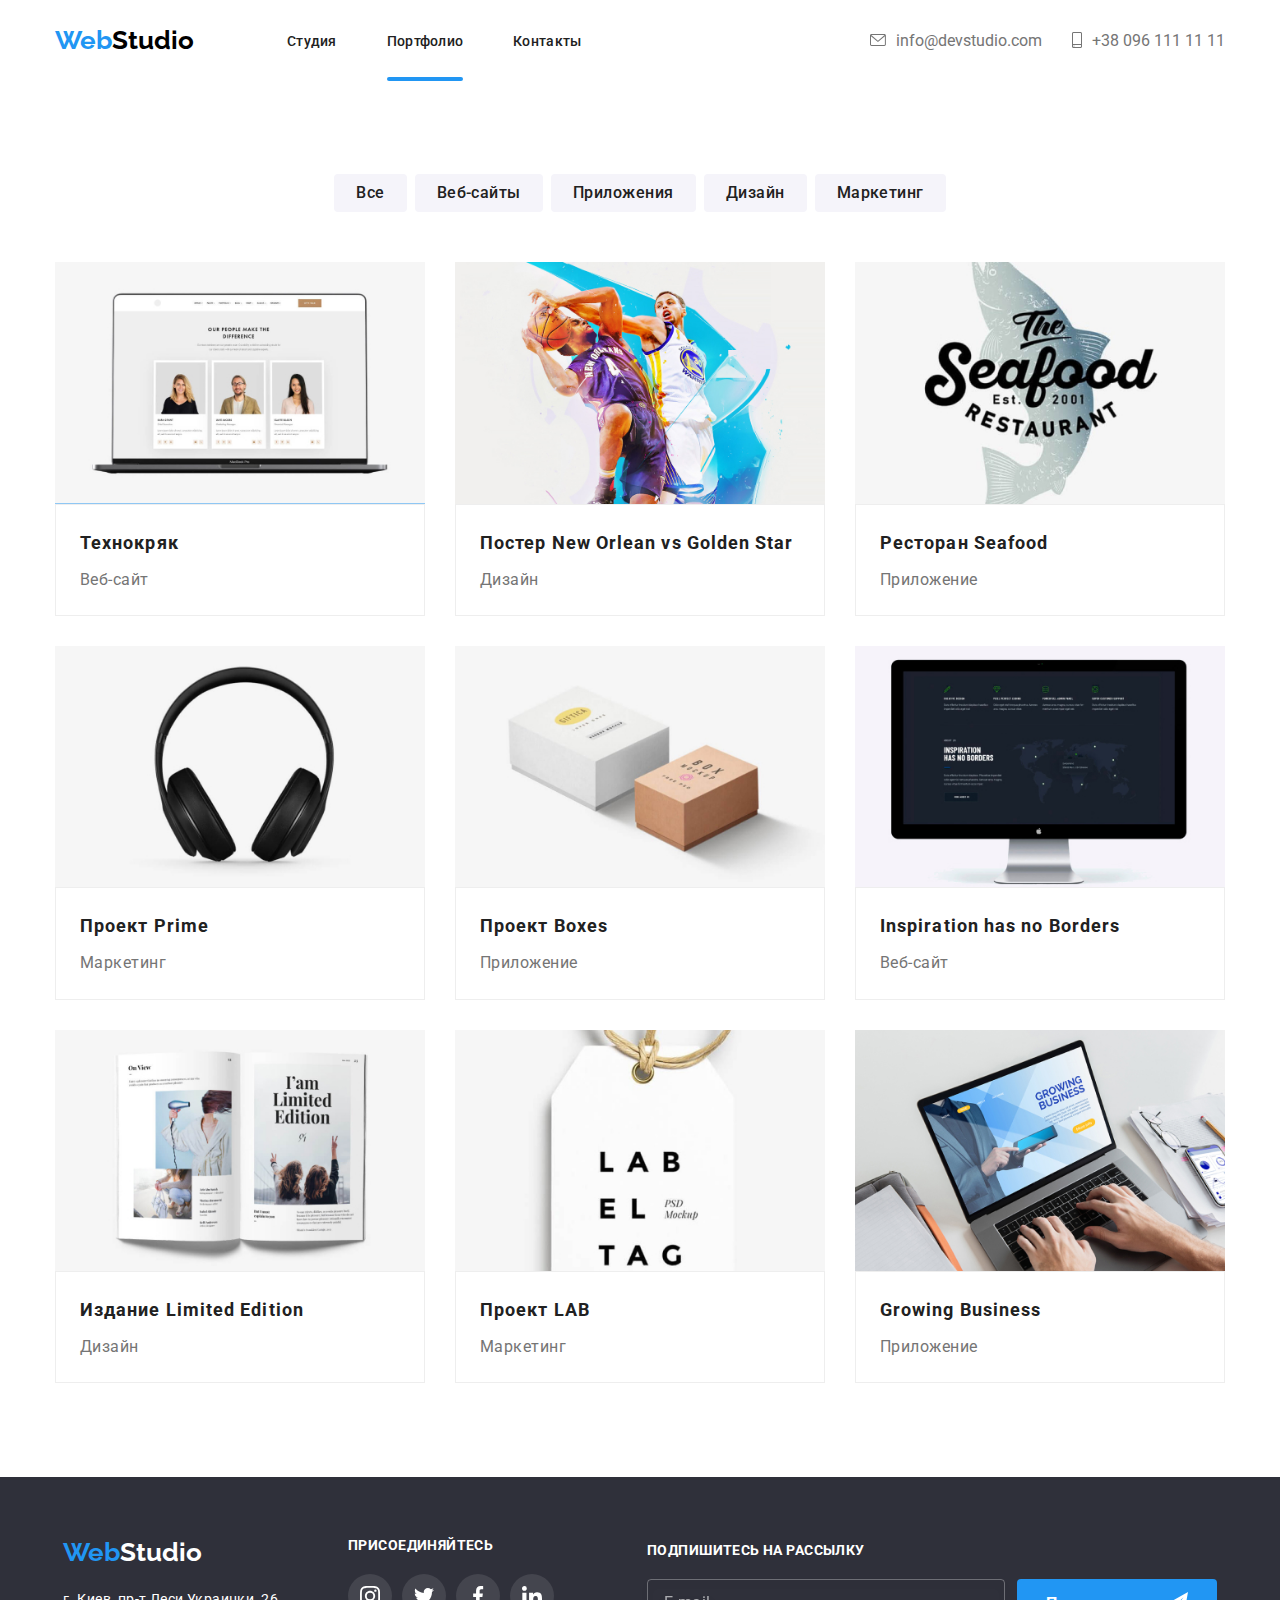
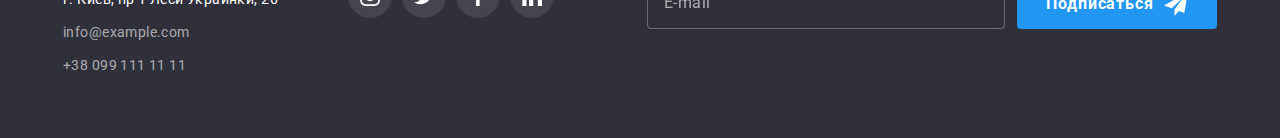
<file: portfolio.html>
<!DOCTYPE html>
<html lang="ru">

<head>
    <meta charset="UTF-8">
    <meta http-equiv="X-UA-Compatible" content="IE=edge">
    <meta name="viewport" content="width=device-width, initial-scale=1.0">
    <title>Веб-студия</title>
    <link rel="preconnect" href="https://fonts.googleapis.com">
    <link rel="preconnect" href="https://fonts.gstatic.com" crossorigin>
    <link
        href="https://fonts.googleapis.com/css2?family=Raleway:wght@700&family=Roboto:wght@400;500;700;900&display=swap"
        rel="stylesheet">
        <link rel="stylesheet" href="./css/main.min.css">
</head>

<body>
    <header class="header">


        <div class="container">

            <nav class="header-nav">

                <a href="./index.html" lang="en" class="logo link"><span class="logo__accent">Web</span>Studio</a>
                <button class="header-nav__mobile-btn" type="button" data-menu-open><svg width="40px" height="40px">
                        <use href="./images/symbol-defs.svg#icon-menu_40px"></use></button>
                <div class="nav-mobile is-hidden" data-menu>
                    <ul class="nav-mobile__list">
                        <li class="nav-mobile__item"><a href="./" class="nav-mobile__link link">Студия</a></li>
                        <li class="nav-mobile__item"><a href="./portfolio.html"
                                class="nav-mobile__link link">Портфолио</a></li>
                        <li class="nav-mobile__item"><a href="" class="nav-mobile__link link">Контакты</a></li>
                    </ul>
                    <button class="nav-mobile__btn" type="button" data-menu-close><svg width="24px" height="24px">
                            <use href="./images/symbol-defs.svg#icon-close_40px"></use></button>
                    <div class="nav-mobile__connects">
                        <div class="nav-modile__contacts">

                            <a class="nav-modile__tel link" href="tel:+380961111111">
                                +38 096 111 11 11</a>
                            <a class="nav-modile__mail link" href="mailto:info@devstudio.com">
                                info@devstudio.com</a>
                        </div>

                        <div class="nav-modile__soc">
                            <ul class="nav-mobile__soc-list">
                                <li class="nav-mobile__soc-item"><a href=""
                                        class="nav-mobile__soc-link link">Instagram</a><span
                                        class="nav-mobile__span"></span></li>
                                <li class="nav-mobile__soc-item"><a href=""
                                        class="nav-mobile__soc-link link">Twitter</a><span
                                        class="nav-mobile__span"></span></li>
                                <li class="nav-mobile__soc-item"><a href=""
                                        class="nav-mobile__soc-link link">Facebook</a><span
                                        class="nav-mobile__span"></span></li>
                                <li class="nav-mobile__soc-item"><a href=""
                                        class="nav-mobile__soc-link link">LinkedIn</a></li>
                            </ul>
                        </div>
                    </div>
                </div>
                <ul class="header-nav__list">
                    <li class="header-nav__item"><a href="./" class="header-nav__link link">Студия</a></li>
                    <li class="header-nav__item"><a href="./portfolio.html" class="header-nav__link  current link">Портфолио</a>
                    </li>
                    <li class="header-nav__item"><a href="" class="header-nav__link link">Контакты</a></li>

                </ul>

                <div class="contacts">

                    <a class="contacts__mail link" href="mailto:info@devstudio.com">
                        <svg class="contacts__mail-icon" width="16" height="12">
                            <use href="./images/symbol-defs.svg#icon-envelope"></use>
                        </svg>
                        info@devstudio.com</a>
                    <a class="contacts__tel link" href="tel:+380961111111">
                        <svg class="contacts__mail-icon" width="10" height="16">
                            <use href="./images/symbol-defs.svg#icon-smartphone"></use>
                        </svg>
                        +38 096 111 11 11</a>
                </div>
            </nav>
        </div>
    </header>
    <main>
        <section class="portfolio">
            <div class="container">
        <h1 class="portfolio-title visually-hidden">Портфолио</h1>
        <ul class="portfolio-list">
            <li class="portfolio-item"><button type="button" class="portfolio-btn">Все</button></li>
            <li class="portfolio-item"><button type="button" class="portfolio-btn">Веб-сайты</button></li>
            <li class="portfolio-item"><button type="button" class="portfolio-btn">Приложения</button></li>
            <li class="portfolio-item"><button type="button" class="portfolio-btn">Дизайн</button></li>
            <li class="portfolio-item"><button type="button" class="portfolio-btn">Маркетинг</button></li>
        </ul>
        <div class="porto">
            <ul class="works-list list">
                <li class="works-item">
                    <a href="" class="works-link link">
                    <div class="works-item-wrap">
                        <img src="./images/img-min-1.jpg" alt="ноутбук">
                        <p class="works-item-text">Ресурс предлагает комплексные предложения с разным уровнем функционала и сервисов. Все это позволит посетителю получить
                        исчерпывающие сведения о компании или частном лице.</p>
                        </div>
                    <div class="works-item-description">
                    <h3 class="works-item-title">Технокряк</h3>
                    <p class="works-text">Веб-сайт</p>
</div>
                
                    </a>
                </li>
                <li class="works-item">
                    <a href="" class="works-link link">
                    <img src="./images/img21-1min.jpg" alt="баскетбол">
                    <div class="works-item-description">
                    <h3 class="works-item-title">Постер New Orlean vs Golden Star</h3>
                    <p class="works-text">Дизайн</p>
                    </div>
                    </a>
                </li>
                <li class="works-item">
                    <a href="" class="works-link link">
                    <img src="./images/img22-1min.jpg" alt="Ресторан">
                    <div class="works-item-description">
                    <h3 class="works-item-title">Ресторан Seafood</h3>
                    <p class="works-text">Приложение</p></div>
                    </a>
                </li>
                <li class="works-item">
                    <a href="" class="works-link link">
                    <img src="./images/img23-1min.jpg" alt="Наушники">
                    <div class="works-item-description">
                    <h3 class="works-item-title">Проект Prime</h3>
                    <p class="works-text">Маркетинг</p></div>
                    </a>
                </li>
                <li class="works-item">
                    <a href="" class="works-link link">
                    <img src="./images/img24-1min.jpg" alt="Коробки">
                    <div class="works-item-description">
                    <h3 class="works-item-title">Проект Boxes</h3>
                    <p class="works-text">Приложение</p></div>
                    </a>
                </li>
                <li class="works-item">
                    <a href="" class="works-link link">
                    <img src="./images/img25-1min.jpg" alt="Монитор">
                    <div class="works-item-description">
                    <h3 class="works-item-title">Inspiration has no Borders</h3>
                    <p class="works-text">Веб-сайт</p></div>
                    </a>
                </li>
                <li class="works-item">
                    <a href="" class="works-link link">
                    <img src="./images/img26-1min.jpg" alt="Журнал">
                    <div class="works-item-description">
                    <h3 class="works-item-title">Издание Limited Edition</h3>
                    <p class="works-text">Дизайн</p></div>
                    </a>
                </li>
                <li class="works-item">
                    <a href="" class="works-link link">
                    <img src="./images/img27-1min.jpg" alt="Заколка" >
                    <div class="works-item-description">
                    <h3 class="works-item-title">Проект LAB</h3>
                    <p class="works-text">Маркетинг</p></div>
                    </a>
                </li>
                <li class="works-item">
                    <a href="" class="works-link link">
                    <img src="./images/img28-1min.jpg" alt="Ноутбук">
                    <div class="works-item-description">
                    <h3 class="works-item-title">Growing Business</h3>
                    <p class="works-text">Приложение</p></div>
                    </a>
                </li>
            </ul>
            </div>
            </div>
        </section>
    </main>
        <footer class="footer">
            <div class="container">
                <div class="footer-contacts">
                    <div class="footer-contacts-left">
                        <a href="" class="footer-logo link" lang="en"><span>Web</span>Studio</a>
                        <address class="adress">
                            <ul class="adress-list list">
                                <li class="adress-item"> <a class="adress-link map link"
                                        href="https://goo.gl/maps/UDdup5Uu6VhhRpzS7">г. Киев, пр-т Леси Украинки, 26</a> </li>
                                <li class="adress-item"><a class="adress-link link"
                                        href="mailto:info@example.com">info@example.com</a> </li>
                                <li class="adress-item"><a class="adress-link link" href="tel:+380991111111">+38 099 111 11
                                        11</a>
                                </li>
                            </ul>
                        </address>
                    </div>
        
                    <div class="footer-soc-block">
                        <h3 class="footer-soc-title">Присоединяйтесь</h3>
                        <ul class="footer-soc">
                            <li class="footer-soc-item"><a href="" class="footer-soc-link link">
                                    <svg class="footer-icon-svg" width="20px" height="20px">
                                        <use href="./images/symbol-defs.svg#icon-instagram"></use>
                                    </svg>
                                </a></li>
                            <li class="footer-soc-item"><a href="" class="footer-soc-link link">
                                    <svg class="footer-icon-svg" width="20px" height="20px">
                                        <use href="./images/symbol-defs.svg#icon-twitter"></use>
                                    </svg>
                                </a></li>
                            <li class="footer-soc-item"><a href="" class="footer-soc-link link">
                                    <svg class="footer-icon-svg" width="20px" height="20px">
                                        <use href="./images/symbol-defs.svg#icon-facebook"></use>
                                    </svg></a></li>
                            <li class="footer-soc-item"><a href="" class="footer-soc-link link">
                                    <svg class="footer-icon-svg" width="20px" height="20px">
                                        <use href="./images/symbol-defs.svg#icon-linkedin"></use>
                                    </svg>
                                </a></li>
                        </ul>
                    </div>
                    <div class="footer-form-block">
                        <h3 class="footer-form-title">Подпишитесь на рассылку</h3>
                        <div class="footer-form">
                            <input type="mail" class="footer-form-mail" placeholder="E-mail">
                            <button type="submit" class="footer-form-btn">Подписаться <span class="icon-send"></span></button>
                        </div>
                    </div>
                </div>
            </div>
        </footer>
        <script defer src="./js/mobile-menu.js"></script>
</body>
</html>
</file>
<file: css/main.min.css>
ul[class],ol[class]{padding:0}body,h1,h2,h3,h4,p,ul[class],ol[class],li,figure,figcaption,blockquote,dl,dd{margin:0}ul[class],ol[class]{list-style:none}a:not([class]){-webkit-text-decoration-skip:ink;text-decoration-skip-ink:auto}img{max-width:100%;display:block}body{color:#000;background-color:#fff;font-family:"Roboto",sans-serif}html{box-sizing:border-box}*,*::after,*::before{box-sizing:inherit}.link{text-decoration:none}a:hover{color:#2196f3}section{display:block}.container{width:100%;padding-left:15px;padding-right:15px;margin-left:auto;margin-right:auto}@media screen and (min-width: 480px){.container{width:480px}}@media screen and (min-width: 768px){.container{width:768px}}@media screen and (min-width: 1200px){.container{width:1200px}}:root{--primary-text-color: #757575;--title-text-color: #212121;--accent-color: #2196F3}.visually-hidden{position:absolute;white-space:nowrap;width:1px;height:1px;overflow:hidden;border:0;padding:0;clip:rect(0 0 0 0);-webkit-clip-path:inset(50%);clip-path:inset(50%);margin:-1px}.header{background:#fff}.logo{font-family:"Raleway";color:#000;font-weight:700;font-size:26px;line-height:1.19;margin-right:0}@media screen and (min-width: 480px){.logo{margin-right:0}}@media screen and (min-width: 768px){.logo{margin-right:88px}}@media screen and (min-width: 1200px){.logo{margin-right:93px}}.logo__accent{color:var(--accent-color)}.header-nav__mobile-btn{background-color:#fff;border:none;padding:0;margin-left:auto}@media screen and (min-width: 480px){.header-nav__mobile-btn{display:block}}@media screen and (min-width: 768px){.header-nav__mobile-btn{display:none}}@media screen and (min-width: 1200px){.header-nav__mobile-btn{display:none}}.header-nav{height:80px;display:flex;align-items:center}.header-nav__list{gap:50px;display:none}@media screen and (min-width: 480px){.header-nav__list{display:none}}@media screen and (min-width: 768px){.header-nav__list{display:flex}}@media screen and (min-width: 1200px){.header-nav__list{display:flex}}.header-nav__link{font-weight:500;font-size:14px;line-height:1.14;letter-spacing:.02em;color:var(--title-text-color);transition:color 250ms cubic-bezier(0.4, 0, 0.2, 1);position:relative}.header-nav__link::after{content:"";width:100%;height:4px;border-radius:2px;background-color:var(--accent-color);opacity:0;position:absolute;left:0;top:44px;transition:opacity 250ms cubic-bezier(0.4, 0, 0.2, 1)}.header-nav__link.current::after,.header-nav__link:active::after,.header-nav__link:focus::after{content:"";width:100%;height:4px;border-radius:2px;background-color:var(--accent-color);opacity:1;position:absolute;left:0;top:44px;transition:opacity 250ms cubic-bezier(0.4, 0, 0.2, 1)}.header-nav__link:hover{color:var(--accent-color)}.contacts{display:none;margin-left:auto}@media screen and (min-width: 480px){.contacts{display:none}}@media screen and (min-width: 768px){.contacts{display:flex;flex-direction:column;gap:10px}}@media screen and (min-width: 1200px){.contacts{display:flex;flex-direction:row;gap:30px}}.contacts__mail{display:flex;align-items:center;color:var(--primary-text-color);transition:color 250ms cubic-bezier(0.4, 0, 0.2, 1)}.contacts__tel{display:flex;align-items:center;color:var(--primary-text-color);transition:color 250ms cubic-bezier(0.4, 0, 0.2, 1)}.contacts__mail-icon{margin-right:10px;fill:currentColor;transition:fill 250ms cubic-bezier(0.4, 0, 0.2, 1)}.contacts__mail:hover .contacts__mail-icon,.contacts__mail:focus .contacts__mail-icon,.contacts__tel:hover .contacts__mail-icon,.contacts__tel:focus .contacts__mail-icon{fill:var(--accent-color)}.hero{height:400px;width:100%;background-color:#2f303a;padding-top:118px;text-align:center;background-image:linear-gradient(rgba(47, 48, 58, 0.4), rgba(47, 48, 58, 0.4)),url(../images/Img-hero-1.jpg);background-size:cover;background-position:center;margin:0 auto}@media(min-device-pixel-ratio: 2),(-webkit-min-device-pixel-ratio: 2),(min-resolution: 192dpi),(min-resolution: 2dppx){.hero{background-image:linear-gradient(rgba(47, 48, 58, 0.4), rgba(47, 48, 58, 0.4)),url(../images/Img-hero-1.jpg)}}@media screen and (min-width: 480px){.hero{background-image:linear-gradient(rgba(47, 48, 58, 0.4), rgba(47, 48, 58, 0.4)),url(../images/Img-hero-1.jpg);padding-top:118px;height:400px;width:100%}}@media screen and (min-width: 480px)and (min-device-pixel-ratio: 2),screen and (min-width: 480px)and (-webkit-min-device-pixel-ratio: 2),screen and (min-width: 480px)and (min-resolution: 192dpi),screen and (min-width: 480px)and (min-resolution: 2dppx){.hero{background-image:linear-gradient(rgba(47, 48, 58, 0.4), rgba(47, 48, 58, 0.4)),url(../images/Img-hero-1.jpg)}}@media screen and (min-width: 768px){.hero{background-image:linear-gradient(rgba(47, 48, 58, 0.4), rgba(47, 48, 58, 0.4)),url(../images/Img-hero-2.jpg);padding-top:118px;height:400px;width:100%}}@media screen and (min-width: 768px)and (min-device-pixel-ratio: 2),screen and (min-width: 768px)and (-webkit-min-device-pixel-ratio: 2),screen and (min-width: 768px)and (min-resolution: 192dpi),screen and (min-width: 768px)and (min-resolution: 2dppx){.hero{background-image:linear-gradient(rgba(47, 48, 58, 0.4), rgba(47, 48, 58, 0.4)),url(../images/Img-hero-2.jpg)}}@media screen and (min-width: 1200px){.hero{background-image:linear-gradient(rgba(47, 48, 58, 0.4), rgba(47, 48, 58, 0.4)),url(../images/Img-hero.jpg);max-width:1600px;padding-top:200px;height:600px}}@media screen and (min-width: 1200px)and (min-device-pixel-ratio: 2),screen and (min-width: 1200px)and (-webkit-min-device-pixel-ratio: 2),screen and (min-width: 1200px)and (min-resolution: 192dpi),screen and (min-width: 1200px)and (min-resolution: 2dppx){.hero{background-image:linear-gradient(rgba(47, 48, 58, 0.4), rgba(47, 48, 58, 0.4)),url(../images/Img-hero.jpg)}}.hero__title{font-weight:900;font-size:21px;line-height:1.62;margin-right:0;letter-spacing:.06em;text-transform:uppercase;color:#fff}@media screen and (min-width: 480px){.hero__title{font-size:26px;line-height:1.62}}@media screen and (min-width: 768px){.hero__title{font-size:26px;line-height:1.62}}@media screen and (min-width: 1200px){.hero__title{font-size:44px;line-height:1.36}}.hero__button{padding:10px 24px;margin-top:30px;background-color:var(--accent-color);box-shadow:0px 4px 4px rgba(0,0,0,.15);font-weight:700;font-size:16px;line-height:1.88;letter-spacing:.06em;color:#fff;font-family:inherit;border-radius:4px;border:1px solid rgba(0,0,0,0);transition:background-color 250ms cubic-bezier(0.4, 0, 0.2, 1),color 250ms cubic-bezier(0.4, 0, 0.2, 1)}@media screen and (min-width: 480px){.hero__button{padding:10px 24px}}@media screen and (min-width: 768px){.hero__button{padding:10px 24px}}@media screen and (min-width: 1200px){.hero__button{padding:10px 32px}}.hero__button:hover{background-color:#f5f4fa;color:var(--accent-color)}.advantage{padding-bottom:60px;padding-top:60px}@media screen and (min-width: 480px){.advantage{padding-bottom:60px;padding-top:60px}}@media screen and (min-width: 768px){.advantage{padding-bottom:60px;padding-top:60px}}@media screen and (min-width: 1200px){.advantage{padding-bottom:94px;padding-top:94px}}.advantage__list{display:flex;gap:30px;flex-wrap:wrap;justify-content:center;align-items:center}@media screen and (min-width: 480px){.advantage__list{flex-wrap:wrap}}@media screen and (min-width: 768px){.advantage__list{flex-wrap:wrap}}@media screen and (min-width: 1200px){.advantage__list{display:flex}}.advantage__item{width:320px}@media screen and (min-width: 480px){.advantage__item{width:450px}}@media screen and (min-width: 768px){.advantage__item{width:354px}}@media screen and (min-width: 1200px){.advantage__item{width:270px}}.advantage__item:last-child{margin-right:0}.advantage__item-thumb{background-color:#f5f4fa;width:100%;height:120px;display:flex;justify-content:center;align-items:center;margin-bottom:30px}@media screen and (min-width: 480px){.advantage__item-thumb{width:450px}}@media screen and (min-width: 768px){.advantage__item-thumb{width:354px}}@media screen and (min-width: 1200px){.advantage__item-thumb{width:270px}}.advantage__title{color:var(--title-text-color)}.advantage__list-title{font-weight:700;font-size:14px;line-height:1.14;letter-spacing:.03em;text-transform:uppercase;color:var(--title-text-color);padding-bottom:10px;text-align:center}@media screen and (min-width: 480px){.advantage__list-title{text-align:center}}@media screen and (min-width: 768px){.advantage__list-title{text-align:left}}@media screen and (min-width: 1200px){.advantage__list-title{text-align:left}}.advantage__list-text{font-weight:400;font-size:14px;line-height:1.71;letter-spacing:.03em;width:100%;height:75px;color:var(--primary-text-color)}@media screen and (min-width: 480px){.advantage__list-text{width:450px}}@media screen and (min-width: 768px){.advantage__list-text{width:354px}}@media screen and (min-width: 1200px){.advantage__list-text{width:270px}}.gallery{padding-bottom:94px;margin-left:auto;margin-right:auto;display:none}@media screen and (min-width: 480px){.gallery{display:none}}@media screen and (min-width: 768px){.gallery{display:none}}@media screen and (min-width: 1200px){.gallery{display:block}}.gallery-title{font-weight:700;font-size:28px;line-height:1.17;text-align:center;letter-spacing:.03em;color:var(--title-text-color);margin-bottom:30px}@media screen and (min-width: 480px){.gallery-title{font-size:28px;margin-bottom:30px}}@media screen and (min-width: 768px){.gallery-title{font-size:33px;margin-bottom:30px}}@media screen and (min-width: 1200px){.gallery-title{font-size:36px;margin-bottom:50px}}.gallery-list{width:1170px;display:flex;align-items:center;justify-content:space-evenly}.gallery-item{margin-right:30px}.gallery-item:last-child{margin-right:0}.gallery-item-wrap{position:relative}.gallery-item-text{width:100%;height:70px;padding:27px 82px;position:absolute;bottom:0;left:0;background-color:rgba(47,48,58,.8);font-weight:700;font-size:14px;line-height:1.14;letter-spacing:.03em;text-transform:uppercase;color:#fff}.team{padding-top:60px;padding-bottom:60px;background-color:#f5f4fa}@media screen and (min-width: 480px){.team{padding-bottom:60px;padding-top:60px}}@media screen and (min-width: 768px){.team{padding-bottom:60px;padding-top:60px}}@media screen and (min-width: 1200px){.team{padding-bottom:94px;padding-top:94px}}.team-list{display:flex;flex-wrap:wrap;align-items:center;justify-content:center;gap:30px}.team-title{font-weight:700;font-size:28px;line-height:1.17;text-align:center;letter-spacing:.03em;color:var(--title-text-color);margin-bottom:30px}@media screen and (min-width: 480px){.team-title{font-size:28px;margin-bottom:30px}}@media screen and (min-width: 768px){.team-title{font-size:33px;margin-bottom:30px}}@media screen and (min-width: 1200px){.team-title{font-size:36px;margin-bottom:50px}}.team-list-item{width:320px;border-radius:0px 0px 4px 4px;box-shadow:0px 1px 3px rgba(0,0,0,.12),0px 1px 1px rgba(0,0,0,.14),0px 2px 1px rgba(0,0,0,.2)}@media screen and (min-width: 480px){.team-list-item{width:450px}}@media screen and (min-width: 768px){.team-list-item{width:354px}}@media screen and (min-width: 1200px){.team-list-item{width:270px}}.team-list-item:last-child{margin-right:0}.team-list-title{font-weight:500;font-size:16px;line-height:1.19;text-align:center;letter-spacing:.03em;margin-bottom:10px;color:var(--title-text-color)}.team-list-text{font-weight:400;font-size:16px;line-height:1.19;text-align:center;letter-spacing:.03em;color:var(--title-text-color);margin-bottom:16px}.team-list-card{padding-top:30px;padding-bottom:30px;background-color:#fff;border-radius:0px 0px 4px 4px}.team-soc{display:flex;justify-content:center;gap:10px}.team-soc-link{width:44px;height:44px;border-radius:50%;background-color:#fff;display:flex;justify-content:center;align-items:center;transition:background-color 250ms cubic-bezier(0.4, 0, 0.2, 1)}.team-icon-svg{fill:#afb1b8;transition:fill 250ms cubic-bezier(0.4, 0, 0.2, 1)}.team-soc-link:hover,.team-soc-link:focus{background-color:var(--accent-color)}.team-soc-link:hover .team-icon-svg,.team-soc-link:focus .team-icon-svg{fill:#fff}.clients{padding-bottom:60px;padding-top:60px}@media screen and (min-width: 480px){.clients{padding-bottom:60px;padding-top:60px}}@media screen and (min-width: 768px){.clients{padding-bottom:60px;padding-top:60px}}@media screen and (min-width: 1200px){.clients{padding-bottom:94px;padding-top:94px}}.clients-title{font-weight:700;font-size:28px;line-height:1.17;text-align:center;letter-spacing:.03em;color:var(--title-text-color);margin-bottom:30px}@media screen and (min-width: 480px){.clients-title{font-size:28px;margin-bottom:30px}}@media screen and (min-width: 768px){.clients-title{font-size:33px;margin-bottom:30px}}@media screen and (min-width: 1200px){.clients-title{font-size:36px;margin-bottom:50px}}.clients-list{display:flex;justify-content:center;gap:30px;flex-wrap:wrap}.clients-link{width:210px;height:92px;border-radius:4px;border:1px solid #afb1b8;display:flex;justify-content:center;align-items:center;transition:border 250ms cubic-bezier(0.4, 0, 0.2, 1)}@media screen and (min-width: 480px){.clients-link{width:210px}}@media screen and (min-width: 768px){.clients-link{width:226px}}@media screen and (min-width: 1200px){.clients-link{width:170px}}.clients-link:hover .clients-logo,.clients-link:focus .clients-logo{fill:var(--accent-color)}.clients-link:hover,.clients-link:focus{border:1px solid var(--accent-color)}.clients-logo{fill:#afb1b8;transition:fill 250ms cubic-bezier(0.4, 0, 0.2, 1)}.porto{margin-top:50px}.works-list{display:flex;flex-wrap:wrap;gap:30px}.works-item{width:100%;transition:box-shadow 250ms cubic-bezier(0.4, 0, 0.2, 1)}@media screen and (min-width: 480px){.works-item{width:450px}}@media screen and (min-width: 768px){.works-item{width:354px}}@media screen and (min-width: 1200px){.works-item{width:370px}}.works-item:hover .works-item-text{box-shadow:0px 1px 1px rgba(0,0,0,.12),0px 4px 4px rgba(0,0,0,.06),1px 4px 6px rgba(0,0,0,.16);transform:translateY(0%)}.works-item:hover{box-shadow:0px 1px 1px rgba(0,0,0,.12),0px 4px 4px rgba(0,0,0,.06),1px 4px 6px rgba(0,0,0,.16)}.works-item-description{padding:20px 0;border:1px solid #eee}.works-item-wrap{position:relative;overflow:hidden}.works-item-text{position:absolute;left:0;bottom:0;padding:63px 24px;font-weight:400;font-size:18px;line-height:1.56;letter-spacing:.03em;color:#fff;background-color:rgba(33,150,243,.9);transform:translateY(100%);transition:transform 250ms cubic-bezier(0.4, 0, 0.2, 1)}.works-item-title{font-weight:700;font-size:18px;line-height:2;letter-spacing:.06em;color:var(--title-text-color);margin-left:24px;margin-bottom:4px}.works-text{font-weight:400;font-size:16px;line-height:1.88;letter-spacing:.03em;color:var(--primary-text-color);margin-left:24px}.portfolio{padding-top:60px;padding-bottom:60px}@media screen and (min-width: 480px){.portfolio{padding-bottom:60px;padding-top:60px}}@media screen and (min-width: 768px){.portfolio{padding-bottom:60px;padding-top:60px}}@media screen and (min-width: 1200px){.portfolio{padding-bottom:94px;padding-top:94px}}.portfolio-list{justify-content:left;flex-wrap:wrap;display:flex;gap:8px}@media screen and (min-width: 480px){.portfolio-list{justify-content:left}}@media screen and (min-width: 768px){.portfolio-list{justify-content:center}}@media screen and (min-width: 1200px){.portfolio-list{justify-content:center}}.portfolio-btn{font-family:inherit;padding-top:6px;padding-bottom:6px;padding-left:22px;padding-right:22px;border:0px;margin-right:8px;margin-right:0px;font-weight:500;font-size:16px;line-height:1.62;text-align:center;letter-spacing:.03em;border-radius:4px;color:var(--title-text-color);background-color:#f5f4fa;transition:background-color 250ms cubic-bezier(0.4, 0, 0.2, 1),color 250ms cubic-bezier(0.4, 0, 0.2, 1),box-shadow 250ms cubic-bezier(0.4, 0, 0.2, 1)}.portfolio-btn:hover,.portfolio-btn:focus{color:#fff;background-color:var(--accent-color);box-shadow:0px 3px 1px rgba(0,0,0,.1),0px 1px 2px rgba(0,0,0,.08),0px 2px 2px rgba(0,0,0,.12)}.footer{background-color:#2f303a;padding-top:60px;padding-bottom:60px}.footer-logo{font-family:"Raleway";color:#fff;font-weight:700;font-size:26px;line-height:1.19;margin-left:auto;margin-right:auto}@media screen and (min-width: 480px){.footer-logo{margin-left:auto;margin-right:auto}}@media screen and (min-width: 768px){.footer-logo{margin-left:auto;margin-right:auto}}@media screen and (min-width: 1200px){.footer-logo{margin-right:auto}}.footer-logo span{color:var(--accent-color)}.footer-soc-title,.footer-form-title{font-weight:700;font-size:14px;line-height:1.17;letter-spacing:.03em;text-transform:uppercase;color:#fff;margin-bottom:20px;text-align:center}@media screen and (min-width: 480px){.footer-soc-title,.footer-form-title{text-align:center}}@media screen and (min-width: 768px){.footer-soc-title,.footer-form-title{text-align:center}}@media screen and (min-width: 1200px){.footer-soc-title,.footer-form-title{text-align:left}}.footer-soc{display:flex;justify-content:center;gap:10px}.footer-soc-link{width:44px;height:44px;border-radius:50%;background-color:rgba(255,255,255,.1);display:flex;justify-content:center;align-items:center;transition:background-color 250ms cubic-bezier(0.4, 0, 0.2, 1)}.footer-icon-svg{fill:#fff}.footer-soc-link:hover,.footer-soc-link:focus{background-color:var(--accent-color)}.footer-contacts{display:flex;flex-wrap:wrap;justify-content:center;gap:60px}@media screen and (min-width: 480px){.footer-contacts{gap:60px}}@media screen and (min-width: 768px){.footer-contacts{gap:60px}}@media screen and (min-width: 1200px){.footer-contacts{gap:70px}}.footer-contacts-left{text-align:center}@media screen and (min-width: 480px){.footer-contacts-left{text-align:center}}@media screen and (min-width: 768px){.footer-contacts-left{text-align:center}}@media screen and (min-width: 1200px){.footer-contacts-left{text-align:left}}.footer-soc-block{margin-top:0}@media screen and (min-width: 480px){.footer-soc-block{margin-top:0}}@media screen and (min-width: 768px){.footer-soc-block{margin-left:105px}}@media screen and (min-width: 1200px){.footer-soc-block{margin-top:0;margin-left:0}}.footer-form-block{margin-top:0}@media screen and (min-width: 480px){.footer-form-block{margin-top:0}}@media screen and (min-width: 768px){.footer-form-block{margin-top:5px}}@media screen and (min-width: 1200px){.footer-form-block{margin-top:5px;margin-left:23px}}.footer-form-mail{width:100%;height:50px;border:1px solid rgba(255,255,255,.3);filter:drop-shadow(0px 4px 4px rgba(0, 0, 0, 0.15));border-radius:4px;background-color:rgba(0,0,0,0);padding:15px 16px}@media screen and (min-width: 480px){.footer-form-mail{width:450px}}@media screen and (min-width: 768px){.footer-form-mail{width:450px}}@media screen and (min-width: 1200px){.footer-form-mail{width:358px}}.footer-form-mail::-moz-placeholder{font-family:"Roboto";font-style:normal;font-weight:400;font-size:16px;line-height:1.25;letter-spacing:.03em;color:rgba(255,255,255,.6)}.footer-form-mail:-ms-input-placeholder{font-family:"Roboto";font-style:normal;font-weight:400;font-size:16px;line-height:1.25;letter-spacing:.03em;color:rgba(255,255,255,.6)}.footer-form-mail::placeholder{font-family:"Roboto";font-style:normal;font-weight:400;font-size:16px;line-height:1.25;letter-spacing:.03em;color:rgba(255,255,255,.6)}.footer-form-btn{width:200px;height:50px;background-color:var(--accent-color);color:#fff;font-family:"Roboto";font-style:normal;font-weight:700;font-size:16px;line-height:1.88;border:none;border-radius:4px;letter-spacing:.06em;display:flex;align-items:center;justify-content:center;gap:10px;margin-left:auto;margin-right:auto}@media screen and (min-width: 480px){.footer-form-btn{margin-left:auto;margin-right:auto}}@media screen and (min-width: 768px){.footer-form-btn{margin-left:auto;margin-right:auto}}.footer-form{display:flex;flex-wrap:wrap;align-items:center;gap:20px}@media screen and (min-width: 480px){.footer-form{gap:20px}}@media screen and (min-width: 768px){.footer-form{gap:20px;flex-direction:column}}@media screen and (min-width: 1200px){.footer-form{gap:12px;flex-direction:row}}.icon-send{width:24px;min-height:24px;background-image:url(../images/icon\ send.svg)}.adress{margin-top:20px}.adress-list{font-style:normal}.adress-item{margin-top:9px}.adress-link{font-weight:400;font-size:14px;line-height:1.71;letter-spacing:.03em;color:rgba(255,255,255,.6);transition:color 250ms cubic-bezier(0.4, 0, 0.2, 1)}.adress-link.map{color:#fff}.backdrop{background:rgba(0,0,0,.2);position:fixed;width:100%;height:100%;top:0;left:0;opacity:1;transition:opacity 250ms cubic-bezier(0.4, 0, 0.2, 1)}.backdrop.is-hidden{visibility:0;opacity:0;pointer-events:none}.backdrop.is-hidden.modal{transform:translate(-50%, -50%) scale(0)}.modal{width:100%;height:609px;position:absolute;background:#fff;top:50%;left:50%;transform:translate(-50%, -50%) scale(1);transition:scale 250ms cubic-bezier(0.4, 0, 0.2, 1);padding:40px;box-shadow:0px 1px 3px rgba(0,0,0,.12),0px 1px 1px rgba(0,0,0,.14),0px 2px 1px rgba(0,0,0,.2);border-radius:4px}@media screen and (min-width: 480px){.modal{width:450px;height:609px}}@media screen and (min-width: 768px){.modal{width:450px;height:609px}}@media screen and (min-width: 1200px){.modal{width:528px;height:581px}}.modal-btn{position:absolute;display:flex;justify-content:center;align-items:center;width:30px;height:30px;top:8px;right:8px;background:#fff;border:1px solid rgba(0,0,0,.1);border-radius:50%;transition:box-shadow 250ms cubic-bezier(0.4, 0, 0.2, 1),fill 250ms cubic-bezier(0.4, 0, 0.2, 1)}.modal-btn:hover{fill:var(--accent-color);box-shadow:0px 1px 3px rgba(0,0,0,.12),0px 1px 1px rgba(0,0,0,.14),0px 2px 1px rgba(0,0,0,.2)}.modal-title{font-weight:700;font-size:20px;line-height:1.15;text-align:center;letter-spacing:.03em;color:var(--title-text-color);margin-bottom:12px}.field-form{position:relative;margin-bottom:10px}.label-name{font-weight:400;font-size:12px;line-height:1.14;margin-bottom:4px;letter-spacing:.01em;color:var(--primary-text-color)}.input-class{width:100%;height:40px;border:1px solid rgba(33,33,33,.2);border-radius:4px;padding:11px 42px;outline:none}.input-class:focus{border:1px solid var(--accent-color)}.input-class:focus+.icon{fill:var(--accent-color)}.icon{position:absolute;left:12px;top:50%}.input-comment{width:100%;height:120px;resize:none;padding:12px 16px;outline:none;border:1px solid rgba(33,33,33,.2);border-radius:4px}.input-comment:focus{border:1px solid #2196f3}.input-comment::-moz-placeholder{font-family:"Roboto";font-style:normal;font-weight:400;font-size:12px;line-height:1.17;letter-spacing:.01em;color:rgba(117,117,117,.5)}.input-comment:-ms-input-placeholder{font-family:"Roboto";font-style:normal;font-weight:400;font-size:12px;line-height:1.17;letter-spacing:.01em;color:rgba(117,117,117,.5)}.input-comment::placeholder{font-family:"Roboto";font-style:normal;font-weight:400;font-size:12px;line-height:1.17;letter-spacing:.01em;color:rgba(117,117,117,.5)}.label-checkbox{display:flex;align-items:center;font-weight:400;font-size:12px;line-height:1.17;letter-spacing:.03em;color:rgba(117,117,117,.5)}@media screen and (min-width: 480px){.label-checkbox{font-size:12px;line-height:1.17}}@media screen and (min-width: 768px){.label-checkbox{font-size:12px;line-height:1.17}}@media screen and (min-width: 1200px){.label-checkbox{font-size:14px;line-height:1.71}}.field-checkbox{display:flex;align-items:center}.custom-checkbox{display:inline-block;background-image:url(../images/check.svg);width:16px;height:15px;margin-right:9px}.input-checkbox:checked+.custom-checkbox{display:inline-block;outline:none;background-image:url(../images/icon\ check.svg);width:16px;height:15px}.comment-link{font-family:inherit;font-weight:400;font-size:12px;line-height:1.17;letter-spacing:.03em;text-decoration:none;border-bottom:1px solid var(--accent-color);color:var(--accent-color)}@media screen and (min-width: 480px){.comment-link{font-size:12px;line-height:1.17}}@media screen and (min-width: 768px){.comment-link{font-size:12px;line-height:1.17}}@media screen and (min-width: 1200px){.comment-link{font-size:14px;line-height:1.71}}.form-btn{display:block;margin-left:auto;margin-right:auto;margin-top:30px;width:200px;height:50px;background-color:var(--accent-color);border:none;box-shadow:0px 4px 4px rgba(0,0,0,.15);border-radius:4px;font-family:"Roboto";font-style:normal;font-weight:700;font-size:16px;line-height:1.88;text-align:center;letter-spacing:.06em;color:#fff;cursor:pointer}.nav-mobile{position:fixed;background-color:#fff;top:0%;right:0;width:100vw;height:100vh;z-index:1;padding:48px 40px;overflow:hidden;flex-direction:column;justify-content:space-between}.nav-mobile.is-hidden{visibility:0;opacity:0;pointer-events:none}.nav-mobile__btn{position:absolute;display:flex;justify-content:center;align-items:center;top:21px;right:21px;background:#fff;border:none}.nav-mobile__btn:hover{fill:var(--accent-color)}.nav-mobile__list{display:flex;flex-direction:column;gap:32px}.nav-mobile__link{font-weight:500;font-size:40px;line-height:1.18;letter-spacing:.02em;color:var(--title-text-color)}.nav-mobile__connects{display:flex;flex-direction:column;gap:64px}.nav-modile__contacts{display:flex;flex-direction:column;gap:32px}.nav-modile__tel{font-weight:500;font-size:34px;line-height:1.18;letter-spacing:.02em;color:var(--accent-color)}.nav-modile__mail{font-weight:500;font-size:24px;line-height:1.17;letter-spacing:.02em;color:var(--primary-text-color)}.nav-mobile__soc-list{display:flex;gap:10px}.nav-mobile__soc-item{display:flex;justify-content:center}.nav-mobile__soc-link{font-weight:500;font-size:18px;line-height:1.22;letter-spacing:.02em;color:var(--accent-color)}.nav-mobile__span{height:22px;width:1px;background-color:rgba(33,33,33,.2);margin-left:10px}/*# sourceMappingURL=main.min.css.map */
</file>
